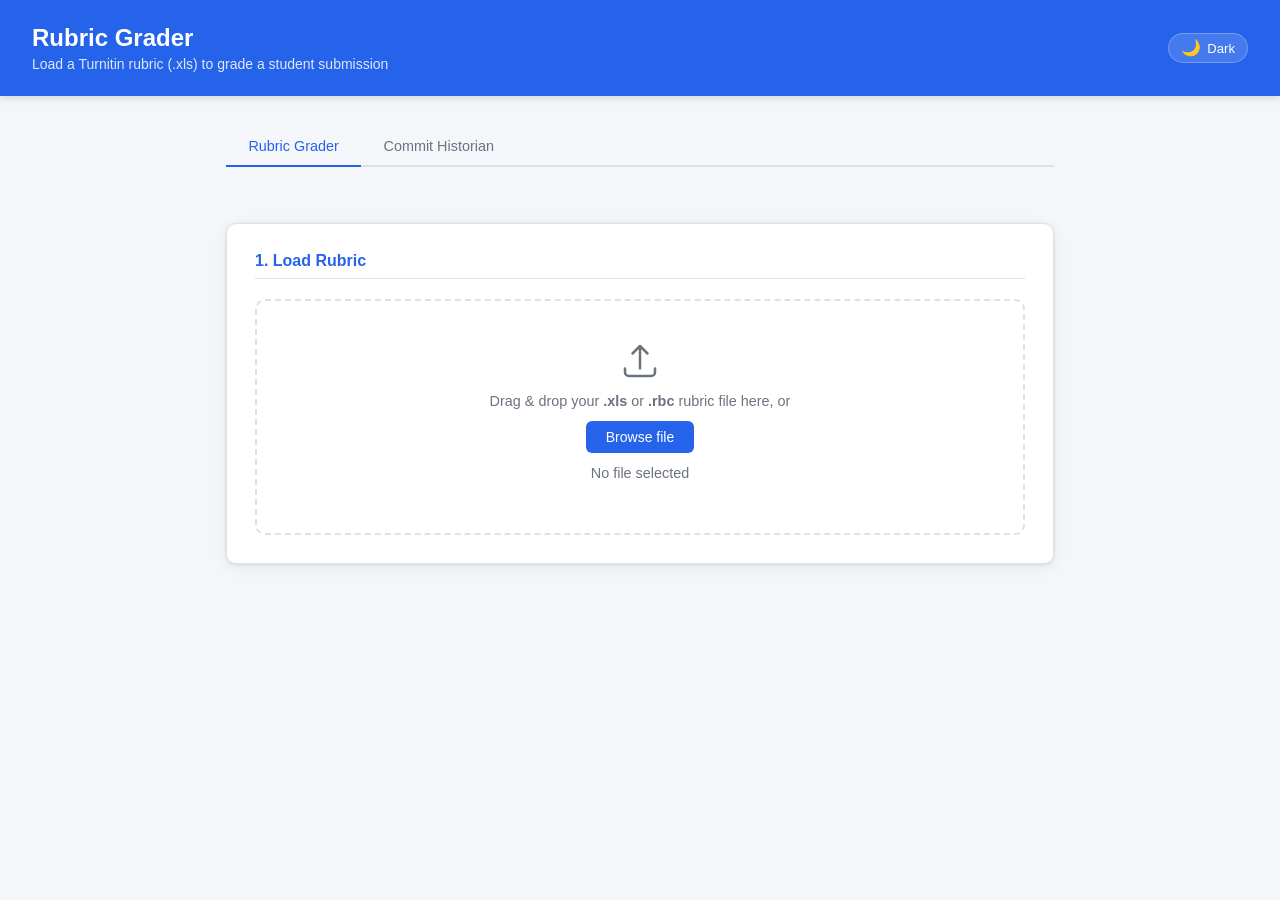
<file: index.html>
<!DOCTYPE html>
<html lang="en">
<head>
  <meta charset="UTF-8" />
  <meta name="viewport" content="width=device-width, initial-scale=1.0" />
  <title>Rubric Grader</title>
  <link rel="icon" type="image/svg+xml" href="[data-uri]" />
  <link rel="stylesheet" href="css/style.css" />
  <link href="https://fonts.googleapis.com/css2?family=Bitter:wght@400;600;800&family=DM+Mono:wght@400;500&display=swap" rel="stylesheet">
</head>
<body>

  <header>
    <div class="header-left">
      <h1>Rubric Grader</h1>
      <p class="subtitle" id="header-subtitle">Load a Turnitin rubric (.xls) to grade a student submission</p>
    </div>
    <button class="theme-toggle" id="theme-toggle" aria-label="Toggle dark mode">
      <span class="icon" id="theme-icon">🌙</span>
      <span id="theme-label">Dark</span>
    </button>
  </header>

  <main>

    <nav class="tab-nav" role="tablist">
      <button class="tab-btn active" id="tab-grader-btn" role="tab" aria-selected="true" aria-controls="tab-grader" onclick="switchTab('grader')">Rubric Grader</button>
      <button class="tab-btn" id="tab-historian-btn" role="tab" aria-selected="false" aria-controls="tab-historian" onclick="switchTab('historian')">Commit Historian</button>
    </nav>

    <!-- ── Tab: Rubric Grader ── -->
    <div id="tab-grader" class="tab-panel active" role="tabpanel">

    <!-- Step 1: Load rubric -->
    <section id="upload-section" class="card">
      <h2>1. Load Rubric</h2>
      <div class="upload-area" id="drop-zone">
        <svg xmlns="http://www.w3.org/2000/svg" viewBox="0 0 24 24" fill="none" stroke="currentColor" stroke-width="1.5"><path stroke-linecap="round" stroke-linejoin="round" d="M3 16.5v2.25A2.25 2.25 0 005.25 21h13.5A2.25 2.25 0 0021 18.75V16.5m-13.5-9L12 3m0 0l4.5 4.5M12 3v13.5"/></svg>
        <p>Drag &amp; drop your <strong>.xls</strong> or <strong>.rbc</strong> rubric file here, or</p>
        <label class="btn btn-primary" for="file-input">Browse file</label>
        <input type="file" id="file-input" accept=".xls,.xlsx,.rbc" />
        <p class="file-hint" id="file-name">No file selected</p>
        <p class="field-error hidden" id="file-error">Please select a .xls, .xlsx, or .rbc file</p>
      </div>
    </section>

    <!-- Step 2: Student info -->
    <section id="student-section" class="card hidden">
      <h2>2. Student Details</h2>
      <div class="student-fields">
        <div class="field-group">
          <label for="student-name">Student Name</label>
          <input type="text" id="student-name" placeholder="e.g. Jane Smith" />
        </div>
        <div class="field-group">
          <label for="student-id">Student ID</label>
          <input type="text" id="student-id" placeholder="e.g. S12345678" />
        </div>
        <div class="field-group">
          <label for="assessment-name">Assessment</label>
          <input type="text" id="assessment-name" placeholder="e.g. Assessment D" />
        </div>
        <div class="field-group">
          <label for="total-marks">Total marks <span class="field-hint">(score will be scaled to this)</span></label>
          <input type="number" id="total-marks" placeholder="e.g. 30" min="1" step="any" />
          <span class="field-error hidden" id="total-marks-error">Must be a number greater than 0</span>
        </div>
      </div>
    </section>

    <!-- Step 3: Grade criteria -->
    <section id="grading-section" class="card hidden">
      <h2>3. Grade Criteria</h2>
      <div id="rubric-info" class="rubric-meta"></div>
      <div id="criteria-list"></div>
    </section>

    <!-- Step 4: Result -->
    <section id="result-section" class="card hidden">
      <h2>4. Result</h2>

      <div class="score-display">
        <div class="score-circle">
          <span id="final-score">—</span>
          <span class="score-label" id="score-label">/ —</span>
        </div>
        <div class="score-meta">
          <p id="score-grade-label" class="grade-label"></p>
          <p id="score-percent" class="score-percent"></p>
        </div>
      </div>

      <div class="feedback-block">
        <div class="feedback-header">
          <h3>Feedback</h3>
          <button class="btn btn-secondary" id="copy-btn">Copy feedback</button>
        </div>
        <div id="feedback-output" class="feedback-output" contenteditable="false"></div>
      </div>

      <div class="result-actions">
        <button class="btn btn-outline" id="reset-btn">Grade another student</button>
        <button class="btn btn-outline" id="reload-btn">Load different rubric</button>
      </div>
    </section>

    </div><!-- /tab-grader -->

    <!-- ── Tab: Commit Historian ── -->
    <div id="tab-historian" class="tab-panel" role="tabpanel">
      <div class="tab-historian">
        <div class="ch-container">

          <div class="ch-header">
            <div class="ch-header-tag">◆ git log --stat --all</div>
            <h2>Commit Historian</h2>
            <p>Deep-dive into any public GitHub repository's commit history</p>
          </div>

          <div class="ch-input-row">
            <input id="ch-repoInput" type="text" placeholder="https://github.com/owner/repo" />
            <button id="ch-analyzeBtn" onclick="chAnalyze()">Analyze</button>
          </div>

          <div id="ch-status" class="ch-status hidden"><span id="ch-statusText"></span></div>
          <div id="ch-error" class="ch-error-box hidden"></div>

          <div id="ch-results" class="hidden">
            <div id="ch-repoHeader"></div>
            <div id="ch-statCards" class="ch-cards"></div>
            <div id="ch-overallSection"></div>
            <div id="ch-dayChartSection"></div>
            <div id="ch-contribSection"></div>
            <div id="ch-fileSection"></div>
            <div id="ch-timelineSection"></div>
            <p class="ch-footer-note">
              Data fetched via GitHub REST API · Additions &amp; deletions from per-commit stats
            </p>
          </div>

        </div>
      </div>
    </div><!-- /tab-historian -->

  </main>

  <!-- SheetJS for XLS parsing -->
  <script src="https://cdn.sheetjs.com/xlsx-0.20.3/package/dist/xlsx.full.min.js"></script>
  <script src="js/app.js"></script>

  <script>
  // ── Tab switching ──
  function switchTab(name) {
    document.querySelectorAll('.tab-panel').forEach(p => p.classList.remove('active'));
    document.querySelectorAll('.tab-btn').forEach(b => { b.classList.remove('active'); b.setAttribute('aria-selected','false'); });
    document.getElementById('tab-' + name).classList.add('active');
    const btn = document.getElementById('tab-' + name + '-btn');
    btn.classList.add('active');
    btn.setAttribute('aria-selected','true');
  }

  // ════════════════════════════════════════
  // COMMIT HISTORIAN
  // ════════════════════════════════════════

  function chParseRepo(input) {
    const t = input.trim().replace(/\/+$/, '').replace(/\.git$/, '');
    try {
      const u = new URL(t);
      if (u.hostname.includes('github.com')) {
        const p = u.pathname.split('/').filter(Boolean);
        if (p.length >= 2) return { owner: p[0], repo: p[1] };
      }
    } catch {}
    const p = t.split('/').filter(Boolean);
    if (p.length === 2) return { owner: p[0], repo: p[1] };
    return null;
  }

  async function chApiFetch(url) {
    const token = localStorage.getItem('gh_token');
    const headers = { Accept: 'application/vnd.github.v3+json' };
    if (token) headers['Authorization'] = `token ${token}`;
    let res;
    try { res = await fetch(url, { headers }); }
    catch (e) { throw new Error('Network error reaching GitHub API. If running inside Claude, download this HTML and open it locally.'); }
    if (res.status === 403) {
      const reset = res.headers.get('X-RateLimit-Reset');
      const t = reset ? new Date(parseInt(reset)*1000).toLocaleTimeString() : 'soon';
      throw new Error(`Rate limit exceeded (resets ${t}). Add a GitHub token: localStorage.setItem('gh_token','ghp_...')`);
    }
    if (res.status === 404) throw new Error('Repository not found — make sure it exists and is public.');
    if (!res.ok) throw new Error(`GitHub API returned ${res.status}`);
    return res.json();
  }

  async function chFetchAllCommits(owner, repo, onProgress) {
    let page = 1, all = [];
    while (true) {
      const data = await chApiFetch(`https://api.github.com/repos/${owner}/${repo}/commits?per_page=100&page=${page}`);
      if (!Array.isArray(data) || !data.length) break;
      all = all.concat(data);
      onProgress(all.length);
      if (data.length < 100) break;
      if (++page > 30) break;
    }
    return all;
  }

  async function chFetchDetail(owner, repo, sha) {
    try { return await chApiFetch(`https://api.github.com/repos/${owner}/${repo}/commits/${sha}`); }
    catch { return null; }
  }

  async function chFetchRepoInfo(owner, repo) {
    try { return await chApiFetch(`https://api.github.com/repos/${owner}/${repo}`); }
    catch { return null; }
  }

  const chFmtDate  = d => { try { return new Date(d).toLocaleDateString('en-AU',{year:'numeric',month:'short',day:'numeric',hour:'2-digit',minute:'2-digit'}); } catch { return d; } };
  const chFmtShort = d => { try { return new Date(d).toLocaleDateString('en-AU',{day:'numeric',month:'short',hour:'2-digit',minute:'2-digit'}); } catch { return d; } };
  const chDaysBetween = (a,b) => Math.round(Math.abs(new Date(b)-new Date(a))/864e5);

  function chHumanDur(days) {
    if (days < 1) return 'Same day';
    if (days < 30) return `${days} day${days>1?'s':''}`;
    if (days < 365) { const m=Math.floor(days/30),d=days%30; return `${m} month${m>1?'s':''}${d?`, ${d}d`:''}`; }
    const y=Math.floor(days/365),m=Math.floor((days%365)/30);
    return `${y} year${y>1?'s':''}${m?`, ${m}mo`:''}`;
  }

  function chClassify(a,d) {
    const t=a+d;
    if(t===0) return {label:'Empty',color:'#555',level:0};
    if(t<=10) return {label:'Tiny',color:'#6ee7b7',level:1};
    if(t<=50) return {label:'Small',color:'#34d399',level:2};
    if(t<=200) return {label:'Medium',color:'#fbbf24',level:3};
    if(t<=600) return {label:'Large',color:'#f97316',level:4};
    return {label:'Massive',color:'#ef4444',level:5};
  }

  function chCommitType(msg) {
    const m=msg.toLowerCase();
    if(m.includes('initial')||m.includes('init')||m.includes('first')) return {label:'Init',color:'#a78bfa'};
    if(m.includes('fix')||m.includes('bug')||m.includes('patch')) return {label:'Fix',color:'#f87171'};
    if(m.includes('feat')||m.includes('add')||m.includes('new')||m.includes('implement')) return {label:'Feature',color:'#34d399'};
    if(m.includes('refactor')||m.includes('clean')||m.includes('restructur')) return {label:'Refactor',color:'#60a5fa'};
    if(m.includes('doc')||m.includes('comment')||m.includes('readme')) return {label:'Docs',color:'#fbbf24'};
    if(m.includes('test')) return {label:'Test',color:'#c084fc'};
    if(m.includes('style')||m.includes('format')||m.includes('lint')) return {label:'Style',color:'#f472b6'};
    if(m.includes('merge')) return {label:'Merge',color:'#94a3b8'};
    if(m.includes('delete')||m.includes('remove')) return {label:'Remove',color:'#f97316'};
    if(m.includes('upload')) return {label:'Upload',color:'#7dd3fc'};
    if(m.includes('update')) return {label:'Update',color:'#7dd3fc'};
    return {label:'Commit',color:'#7dd3fc'};
  }

  function chBadge(text, color, outline) {
    const bg = outline ? 'transparent' : `${color}18`;
    const bdr = outline ? `${color}50` : `${color}25`;
    return `<span class="ch-badge" style="background:${bg};color:${color};border:1px solid ${bdr}">${text}</span>`;
  }

  function chChangeBarHTML(add, del, wide) {
    const t = add+del, cls = wide?'wide':'';
    if (t===0) return `<span class="ch-no-changes">no changes</span>`;
    const ncls = wide ? 'ch-cb-num wide' : 'ch-cb-num';
    if (del===0) return `<div class="ch-change-bar"><div class="ch-change-bar-track ${cls}"><div class="ch-change-bar-only-add"></div></div><span class="${ncls} ch-cb-add">+${add.toLocaleString()}</span><span class="${ncls} ch-cb-zero">-0</span></div>`;
    const pct = (add/t)*100;
    return `<div class="ch-change-bar"><div class="ch-change-bar-track ${cls}"><div class="ch-change-bar-add" style="width:${pct}%"></div><div class="ch-change-bar-del"></div></div><span class="${ncls} ch-cb-add">+${add.toLocaleString()}</span><span class="${ncls} ch-cb-del">-${del.toLocaleString()}</span></div>`;
  }

  function chShow(id) { document.getElementById(id).classList.remove('hidden'); }
  function chHide(id) { document.getElementById(id).classList.add('hidden'); }
  function chSetStatus(msg) { document.getElementById('ch-statusText').textContent = msg; chShow('ch-status'); }
  function chClearStatus() { chHide('ch-status'); }
  function chShowError(msg) { const el = document.getElementById('ch-error'); el.textContent = msg; chShow('ch-error'); }

  async function chAnalyze() {
    const input = document.getElementById('ch-repoInput').value;
    const parsed = chParseRepo(input);
    if (!parsed) { chShowError('Invalid input — use https://github.com/owner/repo or owner/repo'); return; }
    const { owner, repo } = parsed;

    const btn = document.getElementById('ch-analyzeBtn');
    btn.disabled = true; btn.textContent = 'Analyzing…';
    chHide('ch-error'); chHide('ch-results');

    try {
      chSetStatus('Fetching repository info…');
      const repoInfo = await chFetchRepoInfo(owner, repo);

      chSetStatus('Fetching commits…');
      const commits = await chFetchAllCommits(owner, repo, n => chSetStatus(`Fetched ${n} commits…`));
      if (!commits.length) throw new Error('No commits found.');

      const toFetch = commits.slice(0, 150);
      const detailMap = {};
      const batch = 6;
      for (let i = 0; i < toFetch.length; i += batch) {
        chSetStatus(`Fetching commit details… ${Math.min(i+batch, toFetch.length)}/${toFetch.length}`);
        const chunk = toFetch.slice(i, i+batch);
        const results = await Promise.all(chunk.map(c => chFetchDetail(owner, repo, c.sha)));
        results.filter(Boolean).forEach(d => {
          if (d.stats) detailMap[d.sha] = {
            additions: d.stats.additions||0,
            deletions: d.stats.deletions||0,
            files: (d.files||[]).map(f => ({ file: f.filename, additions: f.additions||0, deletions: f.deletions||0 })),
          };
        });
      }

      chClearStatus();
      chRenderResults(owner, repo, repoInfo, commits, detailMap);
      chShow('ch-results');

    } catch (e) {
      chClearStatus();
      chShowError(e.message);
    } finally {
      btn.disabled = false; btn.textContent = 'Analyze';
    }
  }

  function chCardHTML(icon, label, value, sub, cls) {
    return `<div class="ch-card ch-fade-up">
      <div class="ch-card-icon">${icon}</div>
      <div class="ch-card-label">${label}</div>
      <div class="ch-card-value ${cls||''}">${value}</div>
      ${sub ? `<div class="ch-card-sub">${sub}</div>` : ''}
    </div>`;
  }

  function chRenderResults(owner, repo, info, commits, dm) {
    const firstDate = commits[commits.length-1].commit.author.date;
    const lastDate  = commits[0].commit.author.date;
    const devDays   = chDaysBetween(firstDate, lastDate);
    const diffHours = Math.round((new Date(lastDate)-new Date(firstDate))/36e5*10)/10;
    const devStr    = devDays > 0 ? chHumanDur(devDays) : (diffHours > 0 ? `${diffHours} hours` : 'Single session');
    const devSub    = devDays > 0 ? `${devDays} days` : `${diffHours}h active`;

    const authorMap = {};
    commits.forEach(c => { const n = c.commit.author.name||'Unknown'; authorMap[n] = (authorMap[n]||0)+1; });
    const authors = Object.entries(authorMap).sort((a,b) => b[1]-a[1]);

    let tAdd=0, tDel=0;
    Object.values(dm).forEach(d => { tAdd+=d.additions; tDel+=d.deletions; });
    const net   = tAdd-tDel;
    const ratio = tDel > 0 ? (tAdd/tDel).toFixed(1) : '∞';

    const dayMap = {};
    commits.forEach(c => { const day = new Date(c.commit.author.date).toLocaleDateString('en-AU',{day:'numeric',month:'short'}); dayMap[day]=(dayMap[day]||0)+1; });
    const dayEntries = Object.entries(dayMap).reverse();

    const fileAdds = {};
    Object.values(dm).forEach(d => d.files.forEach(f => { fileAdds[f.file]=(fileAdds[f.file]||0)+f.additions; }));
    const fileSorted = Object.entries(fileAdds).sort((a,b) => b[1]-a[1]).slice(0, 20);

    // Repo header
    const lang  = info?.language || '';
    const stars = info?.stargazers_count || 0;
    const forks = info?.forks_count || 0;
    const desc  = info?.description || '';
    document.getElementById('ch-repoHeader').innerHTML = `
      <div class="ch-fade-up" style="margin-bottom:28px">
        <div class="ch-repo-title"><span class="owner">${owner}</span><span class="sep"> / </span>${repo}</div>
        ${desc ? `<p class="ch-repo-desc">${desc}</p>` : ''}
        <div class="ch-repo-meta">
          ${lang  ? `<span>⬤ ${lang}</span>` : ''}
          ${stars ? `<span>★ ${stars.toLocaleString()}</span>` : ''}
          ${forks ? `<span>⑂ ${forks.toLocaleString()}</span>` : ''}
          <span>📄 ${info?.size ? Math.round(info.size/1024)+'MB' : ''}</span>
        </div>
      </div>`;

    // Stat cards
    const perWeek = devDays > 0 ? (commits.length / Math.max(1, Math.ceil(devDays/7))).toFixed(1) : commits.length;
    document.getElementById('ch-statCards').innerHTML = [
      chCardHTML('📅','First Commit', chFmtDate(firstDate)),
      chCardHTML('🏁','Last Commit',  chFmtDate(lastDate)),
      chCardHTML('⏱','Dev Period',    devStr, devSub),
      chCardHTML('📝','Total Commits', commits.length.toLocaleString(), `~${perWeek}/week`),
      chCardHTML('➕','Lines Added',   `+${tAdd.toLocaleString()}`, `across ≤${Object.keys(dm).length} commits`, 'green'),
      chCardHTML('➖','Lines Removed', `-${tDel.toLocaleString()}`, '', tDel>0?'red':''),
      chCardHTML('📊','Net Lines',     `${net>=0?'+':''}${net.toLocaleString()}`, `Add/Del ratio: ${ratio}:1`, 'purple'),
      chCardHTML('👤','Contributors',  authors.length, authors[0]?.[0]||''),
    ].join('');

    // Overall bar
    const addPct = tAdd+tDel > 0 ? ((tAdd/(tAdd+tDel))*100).toFixed(1) : 100;
    const delPct = tAdd+tDel > 0 ? ((tDel/(tAdd+tDel))*100).toFixed(1) : 0;
    document.getElementById('ch-overallSection').innerHTML = `
      <div class="ch-section ch-fade-up ch-fade-up-1">
        <div class="ch-section-title">Overall Additions vs Deletions</div>
        ${chChangeBarHTML(tAdd, tDel, true)}
        <div class="ch-overall-pct">
          <span>${addPct}% additions</span><span>${delPct}% deletions</span>
        </div>
      </div>`;

    // Day chart
    if (dayEntries.length > 1) {
      const maxDay = Math.max(...dayEntries.map(e=>e[1]));
      document.getElementById('ch-dayChartSection').innerHTML = `
        <div class="ch-section ch-fade-up ch-fade-up-2">
          <div class="ch-section-title">Commits Per Day</div>
          <div class="ch-day-chart">
            ${dayEntries.map(([day,count]) => `
              <div class="ch-day-col">
                <span class="ch-day-count">${count}</span>
                <div class="ch-day-bar" style="height:${(count/maxDay)*55+8}px"></div>
                <span class="ch-day-label">${day}</span>
              </div>`).join('')}
          </div>
        </div>`;
    } else {
      document.getElementById('ch-dayChartSection').innerHTML = '';
    }

    // Contributors
    const maxC = authors[0]?.[1]||1;
    document.getElementById('ch-contribSection').innerHTML = `
      <div class="ch-section ch-fade-up ch-fade-up-3">
        <div class="ch-section-title">Contributors</div>
        ${authors.slice(0,15).map(([name,count],i) => {
          const hue = 160 - i*18;
          return `<div class="ch-contrib-row">
            <div class="ch-contrib-avatar" style="background:hsl(${hue},50%,40%)">${name[0].toUpperCase()}</div>
            <span class="ch-contrib-name">${name}</span>
            <div class="ch-contrib-bar"><div class="ch-contrib-fill" style="width:${(count/maxC)*100}%;background:linear-gradient(90deg,hsl(${hue},60%,45%),hsl(${hue},60%,55%))"></div></div>
            <span class="ch-contrib-count">${count} commit${count>1?'s':''}</span>
          </div>`;
        }).join('')}
      </div>`;

    // File breakdown
    if (fileSorted.length) {
      const maxF = fileSorted[0][1]||1;
      document.getElementById('ch-fileSection').innerHTML = `
        <div class="ch-section ch-fade-up ch-fade-up-4">
          <div class="ch-section-title">Files by Lines Added (top ${fileSorted.length})</div>
          ${fileSorted.map(([file,lines]) => `
            <div class="ch-file-row">
              <span class="ch-file-name">${file}</span>
              <div class="ch-file-bar"><div class="ch-file-fill" style="width:${(lines/maxF)*100}%"></div></div>
              <span class="ch-file-num">+${lines.toLocaleString()}</span>
            </div>`).join('')}
        </div>`;
    }

    // Timeline
    const enriched = commits.map(c => {
      const d = dm[c.sha];
      return {
        sha:       c.sha,
        author:    c.commit.author.name||'Unknown',
        date:      c.commit.author.date,
        message:   c.commit.message.split('\n')[0],
        additions: d?.additions||0,
        deletions: d?.deletions||0,
        files:     d?.files||[],
        hasDetail: !!d,
      };
    });

    const PAGE = 30;
    let tlPage = 0;
    const totalPages = Math.ceil(enriched.length / PAGE);

    function renderTimeline() {
      const start = tlPage * PAGE, end = start + PAGE;
      const slice = enriched.slice(start, end);
      const total = enriched.length;

      let html = `<div class="ch-section ch-fade-up ch-fade-up-5">
        <div class="ch-section-title">Commit Timeline (${enriched.length} commits) — click to expand</div>`;

      slice.forEach((c, localIdx) => {
        const globalIdx = start + localIdx;
        const isFirst   = globalIdx === total-1;
        const isLast    = globalIdx === 0;
        const sig       = chClassify(c.additions, c.deletions);
        const type      = chCommitType(c.message);
        const dotColor  = isFirst ? '#a78bfa' : isLast ? '#34d399' : sig.color;
        const id        = `ch-tl-${c.sha.slice(0,8)}`;

        html += `
        <div class="ch-timeline-entry">
          <div class="ch-timeline-stem">
            <div class="ch-timeline-dot" style="background:${dotColor};border:2px solid ${dotColor}40;box-shadow:0 0 12px ${dotColor}30"></div>
            ${localIdx < slice.length-1 ? '<div class="ch-timeline-line"></div>' : ''}
          </div>
          <div class="ch-timeline-body" id="${id}" onclick="chToggleTimeline('${id}')">
            <div class="ch-timeline-top">
              <div class="ch-timeline-info">
                <div class="ch-timeline-badges">
                  ${chBadge(type.label, type.color)}
                  ${chBadge(sig.label, sig.color, true)}
                  ${isFirst ? chBadge('FIRST COMMIT','#a78bfa') : ''}
                  ${isLast  ? chBadge('LATEST','#34d399') : ''}
                </div>
                <div class="ch-timeline-msg">${c.message}</div>
                <div class="ch-timeline-meta">
                  <span>${c.author}</span>
                  <span>${chFmtShort(c.date)}</span>
                  <span class="sha"><a href="https://github.com/${owner}/${repo}/commit/${c.sha}" target="_blank">${c.sha.slice(0,7)}</a></span>
                </div>
              </div>
              <div class="ch-timeline-changes">
                ${c.hasDetail ? chChangeBarHTML(c.additions, c.deletions) : '<span class="ch-no-changes">—</span>'}
              </div>
            </div>
            <div class="ch-timeline-files hidden" id="${id}-files">
              <div class="ch-timeline-files-title">${c.files.length} file${c.files.length!==1?'s':''} changed</div>
              ${c.files.map(f => `
                <div class="ch-file-row">
                  <span class="ch-file-name">${f.file}</span>
                  <div class="ch-file-bar" style="flex:1">${chChangeBarHTML(f.additions, f.deletions)}</div>
                </div>`).join('')}
            </div>
          </div>
        </div>`;
      });

      if (totalPages > 1) {
        html += `<div class="ch-pagination">
          <button onclick="event.stopPropagation();chTlPage(${tlPage-1})" ${tlPage===0?'disabled':''}>← Prev</button>
          <span>${tlPage+1} / ${totalPages}</span>
          <button onclick="event.stopPropagation();chTlPage(${tlPage+1})" ${tlPage>=totalPages-1?'disabled':''}>Next →</button>
        </div>`;
      }

      html += `</div>`;
      document.getElementById('ch-timelineSection').innerHTML = html;
    }

    window.chTlPage = function(p) { tlPage = Math.max(0, Math.min(totalPages-1, p)); renderTimeline(); };
    renderTimeline();
  }

  window.chToggleTimeline = function(id) {
    const body  = document.getElementById(id);
    const files = document.getElementById(id+'-files');
    if (!files) return;
    const expanded = body.classList.toggle('expanded');
    files.classList.toggle('hidden', !expanded);
  };

  document.getElementById('ch-repoInput').addEventListener('keydown', e => {
    if (e.key === 'Enter') chAnalyze();
  });
  </script>
</body>
</html>
</file>
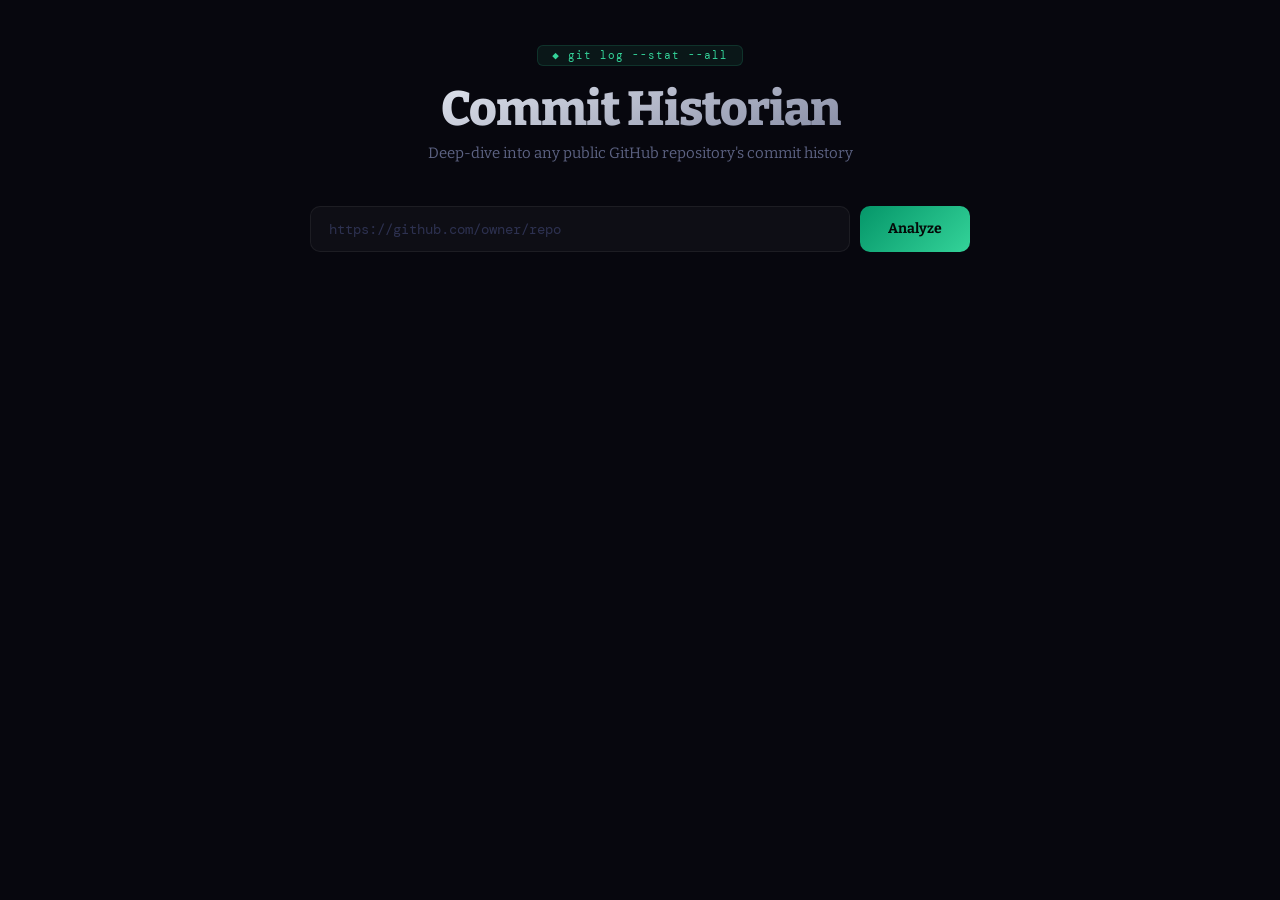
<file: commit-historian.html>
<!DOCTYPE html>
<html lang="en">
<head>
<meta charset="UTF-8">
<meta name="viewport" content="width=device-width, initial-scale=1.0">
<title>Commit Historian</title>
<link href="https://fonts.googleapis.com/css2?family=Bitter:wght@400;600;800&family=DM+Mono:wght@400;500&display=swap" rel="stylesheet">
<style>
  :root {
    --bg: #07070e;
    --surface: rgba(255,255,255,0.025);
    --border: rgba(255,255,255,0.06);
    --text: #dde1ed;
    --dim: #5c6282;
    --muted: #4a5068;
    --faint: #2a2e42;
    --accent: #34d399;
    --accent2: #059669;
    --red: #f87171;
    --red2: #dc2626;
    --purple: #a78bfa;
    --yellow: #fbbf24;
    --orange: #f97316;
    --blue: #60a5fa;
    --sky: #7dd3fc;
    --pink: #f472b6;
    --mono: 'DM Mono', 'Menlo', 'Consolas', monospace;
    --serif: 'Bitter', Georgia, serif;
  }
  *, *::before, *::after { box-sizing: border-box; margin: 0; padding: 0; }
  body { background: var(--bg); color: var(--text); font-family: var(--serif); min-height: 100vh; }
  ::placeholder { color: #2d3150; }
  a { color: var(--yellow); text-decoration: none; }
  a:hover { text-decoration: underline; }

  @keyframes fadeUp { from { opacity:0; transform:translateY(20px) } to { opacity:1; transform:translateY(0) } }
  @keyframes pulse { 0%,100% { opacity:.5 } 50% { opacity:1 } }
  @keyframes barGrow { from { transform: scaleX(0) } to { transform: scaleX(1) } }
  .fade-up { animation: fadeUp .5s ease both; }
  .fade-up-1 { animation-delay: .05s; }
  .fade-up-2 { animation-delay: .1s; }
  .fade-up-3 { animation-delay: .15s; }
  .fade-up-4 { animation-delay: .2s; }
  .fade-up-5 { animation-delay: .25s; }

  .container { max-width: 980px; margin: 0 auto; padding: 44px 16px 80px; }

  /* ── Header ── */
  .header { text-align: center; margin-bottom: 44px; }
  .header-tag {
    display: inline-block; padding: 4px 14px; border-radius: 6px;
    background: rgba(52,211,153,0.08); border: 1px solid rgba(52,211,153,0.15);
    font: 11px/1 var(--mono); color: var(--accent); letter-spacing: 1px; margin-bottom: 14px;
  }
  .header h1 {
    font-size: clamp(28px, 5vw, 48px); font-weight: 800; letter-spacing: -1px;
    background: linear-gradient(160deg, #e8ecf4 20%, #5a6080 100%);
    -webkit-background-clip: text; -webkit-text-fill-color: transparent; margin-bottom: 6px;
  }
  .header p { color: var(--dim); font-size: 15px; }

  /* ── Input ── */
  .input-row { display: flex; gap: 10px; max-width: 660px; margin: 0 auto 44px; flex-wrap: wrap; }
  .input-row input {
    flex: 1; min-width: 220px; padding: 13px 18px;
    background: rgba(255,255,255,0.03); border: 1px solid var(--border);
    border-radius: 10px; color: var(--text); font: 14px/1 var(--mono); outline: none;
    transition: border-color .2s;
  }
  .input-row input:focus { border-color: rgba(52,211,153,0.35); }
  .input-row button {
    padding: 13px 28px; border-radius: 10px; border: none;
    background: linear-gradient(135deg, var(--accent2), var(--accent));
    color: #050a08; font: 700 14px/1 var(--serif); cursor: pointer;
    transition: opacity .2s;
  }
  .input-row button:disabled { background: #161622; color: var(--dim); cursor: wait; opacity: .5; }

  /* ── Status / Error ── */
  .status {
    text-align: center; margin-bottom: 24px; animation: pulse 1.5s infinite;
    font: 13px/1 var(--mono); color: var(--accent);
  }
  .status span {
    display: inline-block; padding: 10px 20px; border-radius: 8px;
    background: rgba(52,211,153,0.05); border: 1px solid rgba(52,211,153,0.1);
  }
  .error-box {
    max-width: 660px; margin: 0 auto 24px; padding: 14px 18px;
    background: rgba(239,68,68,0.06); border-radius: 10px;
    border: 1px solid rgba(239,68,68,0.15); color: var(--red);
    font: 13px/1.5 var(--mono); word-break: break-word;
  }

  /* ── Repo Title ── */
  .repo-title { margin-bottom: 6px; font-size: 34px; font-weight: 800; letter-spacing: -1px; }
  .repo-title .owner { color: var(--accent); }
  .repo-title .sep { color: var(--faint); }
  .repo-meta { display: flex; gap: 14px; flex-wrap: wrap; font: 12px/1 var(--mono); color: var(--muted); margin-bottom: 28px; }

  /* ── Cards ── */
  .cards { display: flex; gap: 14px; flex-wrap: wrap; margin-bottom: 28px; }
  .card {
    background: linear-gradient(165deg, rgba(255,255,255,0.035), rgba(255,255,255,0.008));
    border: 1px solid var(--border); border-radius: 16px;
    padding: 20px 22px; flex: 1 1 170px; position: relative; overflow: hidden;
  }
  .card-icon { position: absolute; top: 8px; right: 12px; font-size: 36px; opacity: .07; }
  .card-label { font: 10px/1 var(--mono); color: var(--dim); letter-spacing: 1.8px; text-transform: uppercase; margin-bottom: 8px; }
  .card-value { font-size: 24px; font-weight: 800; color: #e8ecf4; letter-spacing: -0.5px; line-height: 1.1; }
  .card-value.green { color: var(--accent); }
  .card-value.red { color: var(--red); }
  .card-value.purple { color: var(--purple); }
  .card-sub { font-size: 11px; color: var(--muted); margin-top: 6px; }

  /* ── Sections ── */
  .section {
    background: var(--surface); border: 1px solid var(--border);
    border-radius: 16px; padding: 24px; margin-bottom: 28px;
  }
  .section-title {
    font: 10px/1 var(--mono); color: var(--dim); letter-spacing: 1.8px;
    text-transform: uppercase; margin-bottom: 14px;
  }

  /* ── Change bar ── */
  .change-bar { display: flex; align-items: center; gap: 8px; width: 100%; }
  .change-bar-track { flex: 1; height: 6px; border-radius: 4px; background: #0f1020; overflow: hidden; display: flex; }
  .change-bar-track.wide { height: 8px; }
  .change-bar-add { background: linear-gradient(90deg, var(--accent2), var(--accent)); height: 100%; border-radius: 4px 0 0 4px; transition: width .4s; transform-origin: left; animation: barGrow .6s ease both; }
  .change-bar-del { background: linear-gradient(90deg, var(--red), var(--red2)); height: 100%; flex: 1; border-radius: 0 4px 4px 0; }
  .change-bar-only-add { background: linear-gradient(90deg, var(--accent2), var(--accent)); height: 100%; width: 100%; border-radius: 4px; transform-origin: left; animation: barGrow .6s ease both; }
  .cb-num { font: 11px/1 var(--mono); min-width: 40px; text-align: right; }
  .cb-num.wide { font-size: 12px; min-width: 50px; }
  .cb-add { color: var(--accent); }
  .cb-del { color: var(--red); }
  .cb-zero { color: #444; }

  /* ── Contributor bar ── */
  .contrib-row { display: flex; align-items: center; gap: 12px; margin-bottom: 8px; }
  .contrib-avatar {
    width: 32px; height: 32px; border-radius: 50%;
    display: flex; align-items: center; justify-content: center;
    font: 700 14px/1 var(--serif); color: #fff;
  }
  .contrib-name { font: 600 14px/1 var(--serif); color: var(--text); min-width: 120px; max-width: 200px; overflow: hidden; text-overflow: ellipsis; white-space: nowrap; }
  .contrib-bar { flex: 1; height: 8px; border-radius: 4px; background: #0f1020; overflow: hidden; }
  .contrib-fill { height: 100%; border-radius: 4px; transform-origin: left; animation: barGrow .8s ease both; }
  .contrib-count { font: 600 13px/1 var(--mono); color: #7a80a0; min-width: 70px; text-align: right; }

  /* ── File bars ── */
  .file-row { display: flex; align-items: center; gap: 10px; margin-bottom: 6px; }
  .file-name { font: 12px/1 var(--mono); color: #8b90b0; min-width: 180px; max-width: 260px; overflow: hidden; text-overflow: ellipsis; white-space: nowrap; }
  .file-bar { flex: 1; height: 6px; border-radius: 3px; background: #0f1020; overflow: hidden; }
  .file-fill { height: 100%; border-radius: 3px; background: linear-gradient(90deg, var(--accent2), var(--accent)); transform-origin: left; animation: barGrow .6s ease both; }
  .file-num { font: 11px/1 var(--mono); color: var(--accent); min-width: 40px; text-align: right; }

  /* ── Day chart ── */
  .day-chart { display: flex; gap: 10px; align-items: flex-end; min-height: 90px; }
  .day-col { flex: 1; display: flex; flex-direction: column; align-items: center; gap: 6px; }
  .day-count { font: 700 13px/1 var(--mono); color: var(--accent); }
  .day-bar { width: 100%; max-width: 56px; border-radius: 6px 6px 0 0; background: linear-gradient(180deg, var(--accent), var(--accent2)); opacity: .8; min-height: 8px; }
  .day-label { font: 10px/1 var(--mono); color: var(--muted); }

  /* ── Timeline ── */
  .timeline-entry { display: flex; gap: 20px; position: relative; }
  .timeline-stem { display: flex; flex-direction: column; align-items: center; width: 24px; flex-shrink: 0; }
  .timeline-dot { width: 14px; height: 14px; border-radius: 50%; z-index: 1; flex-shrink: 0; }
  .timeline-line { width: 2px; flex: 1; background: rgba(255,255,255,0.06); margin-top: 4px; }
  .timeline-body { flex: 1; margin-bottom: 20px; cursor: pointer; border-radius: 14px; padding: 4px 0; transition: all .2s; }
  .timeline-body.expanded { background: rgba(255,255,255,0.03); border: 1px solid rgba(255,255,255,0.08); padding: 18px; }
  .timeline-top { display: flex; align-items: flex-start; justify-content: space-between; gap: 12px; flex-wrap: wrap; }
  .timeline-info { flex: 1; min-width: 200px; }
  .timeline-changes { min-width: 190px; max-width: 280px; }
  .timeline-badges { display: flex; align-items: center; gap: 8px; margin-bottom: 6px; flex-wrap: wrap; }
  .timeline-msg { font: 600 14px/1.4 var(--serif); color: var(--text); margin-bottom: 4px; }
  .timeline-meta { font: 11px/1 var(--mono); color: var(--muted); display: flex; gap: 12px; flex-wrap: wrap; }
  .timeline-meta .sha { color: var(--faint); }
  .timeline-files { margin-top: 16px; border-top: 1px solid rgba(255,255,255,0.06); padding-top: 14px; }
  .timeline-files-title { font: 10px/1 var(--mono); color: var(--dim); letter-spacing: 1.5px; text-transform: uppercase; margin-bottom: 10px; }

  /* ── Badge ── */
  .badge {
    display: inline-block; padding: 3px 10px; border-radius: 6px;
    font: 700 10px/1 var(--mono); letter-spacing: .5px;
  }

  /* ── Pagination ── */
  .pagination { display: flex; justify-content: center; align-items: center; gap: 12px; margin-top: 16px; }
  .pagination button {
    padding: 6px 14px; border-radius: 6px; border: 1px solid var(--border);
    background: var(--surface); color: #94a3b8; font: 13px/1 var(--serif); cursor: pointer;
  }
  .pagination button:disabled { color: #222; cursor: default; }
  .pagination span { font: 12px/1 var(--mono); color: var(--dim); }

  /* ── Hidden ── */
  .hidden { display: none !important; }

  /* ── Responsive ── */
  @media (max-width: 600px) {
    .cards { gap: 10px; }
    .card { padding: 14px 16px; flex: 1 1 140px; }
    .card-value { font-size: 20px; }
    .timeline-changes { min-width: 150px; }
    .file-name { min-width: 100px; max-width: 140px; }
    .contrib-name { min-width: 80px; }
  }
</style>
</head>
<body>

<div class="container">
  <!-- Header -->
  <div class="header">
    <div class="header-tag">◆ git log --stat --all</div>
    <h1>Commit Historian</h1>
    <p>Deep-dive into any public GitHub repository's commit history</p>
  </div>

  <!-- Input -->
  <div class="input-row">
    <input id="repoInput" type="text" placeholder="https://github.com/owner/repo" />
    <button id="analyzeBtn" onclick="analyze()">Analyze</button>
  </div>

  <!-- Status -->
  <div id="status" class="status hidden"><span id="statusText"></span></div>
  <div id="error" class="error-box hidden"></div>

  <!-- Results -->
  <div id="results" class="hidden">
    <div id="repoHeader"></div>
    <div id="statCards" class="cards"></div>
    <div id="overallSection"></div>
    <div id="dayChartSection"></div>
    <div id="contribSection"></div>
    <div id="fileSection"></div>
    <div id="timelineSection"></div>
    <p style="text-align:center;margin-top:24px;font:10px/1 var(--mono);color:#2a2e42;">
      Data fetched via GitHub REST API · Additions &amp; deletions from per-commit stats
    </p>
  </div>
</div>

<script>
// ═══════════════════════════════════════
// GITHUB API FETCHER
// ═══════════════════════════════════════

function parseRepo(input) {
  const t = input.trim().replace(/\/+$/, '').replace(/\.git$/, '');
  try {
    const u = new URL(t);
    if (u.hostname.includes('github.com')) {
      const p = u.pathname.split('/').filter(Boolean);
      if (p.length >= 2) return { owner: p[0], repo: p[1] };
    }
  } catch {}
  const p = t.split('/').filter(Boolean);
  if (p.length === 2) return { owner: p[0], repo: p[1] };
  return null;
}

async function apiFetch(url) {
  const token = localStorage.getItem('gh_token');
  const headers = { Accept: 'application/vnd.github.v3+json' };
  if (token) headers['Authorization'] = `token ${token}`;
  let res;
  try { res = await fetch(url, { headers }); }
  catch (e) { throw new Error('Network error reaching GitHub API. If running inside Claude, download this HTML and open it locally.'); }
  if (res.status === 403) {
    const reset = res.headers.get('X-RateLimit-Reset');
    const t = reset ? new Date(parseInt(reset)*1000).toLocaleTimeString() : 'soon';
    throw new Error(`Rate limit exceeded (resets ${t}). Add a GitHub token: localStorage.setItem('gh_token','ghp_...')`);
  }
  if (res.status === 404) throw new Error('Repository not found — make sure it exists and is public.');
  if (!res.ok) throw new Error(`GitHub API returned ${res.status}`);
  return res.json();
}

async function fetchAllCommits(owner, repo, onProgress) {
  let page = 1, all = [];
  while (true) {
    const data = await apiFetch(`https://api.github.com/repos/${owner}/${repo}/commits?per_page=100&page=${page}`);
    if (!Array.isArray(data) || !data.length) break;
    all = all.concat(data);
    onProgress(all.length);
    if (data.length < 100) break;
    if (++page > 30) break;
  }
  return all;
}

async function fetchDetail(owner, repo, sha) {
  try { return await apiFetch(`https://api.github.com/repos/${owner}/${repo}/commits/${sha}`); }
  catch { return null; }
}

async function fetchRepoInfo(owner, repo) {
  try { return await apiFetch(`https://api.github.com/repos/${owner}/${repo}`); }
  catch { return null; }
}

// ═══════════════════════════════════════
// HELPERS
// ═══════════════════════════════════════

const fmtDate = d => { try { return new Date(d).toLocaleDateString('en-AU',{year:'numeric',month:'short',day:'numeric',hour:'2-digit',minute:'2-digit'}); } catch { return d; } };
const fmtShort = d => { try { return new Date(d).toLocaleDateString('en-AU',{day:'numeric',month:'short',hour:'2-digit',minute:'2-digit'}); } catch { return d; } };
const daysBetween = (a,b) => Math.round(Math.abs(new Date(b)-new Date(a))/864e5);

function humanDur(days) {
  if (days < 1) return 'Same day';
  if (days < 30) return `${days} day${days>1?'s':''}`;
  if (days < 365) { const m=Math.floor(days/30),d=days%30; return `${m} month${m>1?'s':''}${d?`, ${d}d`:''}`; }
  const y=Math.floor(days/365),m=Math.floor((days%365)/30);
  return `${y} year${y>1?'s':''}${m?`, ${m}mo`:''}`;
}

function classify(a,d) {
  const t=a+d;
  if(t===0) return {label:'Empty',color:'#555',level:0};
  if(t<=10) return {label:'Tiny',color:'#6ee7b7',level:1};
  if(t<=50) return {label:'Small',color:'#34d399',level:2};
  if(t<=200) return {label:'Medium',color:'#fbbf24',level:3};
  if(t<=600) return {label:'Large',color:'#f97316',level:4};
  return {label:'Massive',color:'#ef4444',level:5};
}

function commitType(msg) {
  const m=msg.toLowerCase();
  if(m.includes('initial')||m.includes('init')||m.includes('first')) return {label:'Init',color:'var(--purple)'};
  if(m.includes('fix')||m.includes('bug')||m.includes('patch')) return {label:'Fix',color:'var(--red)'};
  if(m.includes('feat')||m.includes('add')||m.includes('new')||m.includes('implement')) return {label:'Feature',color:'var(--accent)'};
  if(m.includes('refactor')||m.includes('clean')||m.includes('restructur')) return {label:'Refactor',color:'var(--blue)'};
  if(m.includes('doc')||m.includes('comment')||m.includes('readme')) return {label:'Docs',color:'var(--yellow)'};
  if(m.includes('test')) return {label:'Test',color:'#c084fc'};
  if(m.includes('style')||m.includes('format')||m.includes('lint')) return {label:'Style',color:'var(--pink)'};
  if(m.includes('merge')) return {label:'Merge',color:'#94a3b8'};
  if(m.includes('delete')||m.includes('remove')) return {label:'Remove',color:'var(--orange)'};
  if(m.includes('upload')) return {label:'Upload',color:'var(--sky)'};
  if(m.includes('update')) return {label:'Update',color:'var(--sky)'};
  return {label:'Commit',color:'var(--sky)'};
}

function badge(text, color, outline) {
  const bg = outline ? 'transparent' : `${color}18`;
  const bdr = outline ? `${color}50` : `${color}25`;
  return `<span class="badge" style="background:${bg};color:${color};border:1px solid ${bdr}">${text}</span>`;
}

function changeBarHTML(add, del, wide) {
  const t = add+del, cls = wide?'wide':'';
  if (t===0) return `<span style="color:#333;font-size:11px">no changes</span>`;
  const ncls = wide ? 'cb-num wide' : 'cb-num';
  if (del===0) return `<div class="change-bar"><div class="change-bar-track ${cls}"><div class="change-bar-only-add"></div></div><span class="${ncls} cb-add">+${add.toLocaleString()}</span><span class="${ncls} cb-zero">-0</span></div>`;
  const pct = (add/t)*100;
  return `<div class="change-bar"><div class="change-bar-track ${cls}"><div class="change-bar-add" style="width:${pct}%"></div><div class="change-bar-del"></div></div><span class="${ncls} cb-add">+${add.toLocaleString()}</span><span class="${ncls} cb-del">-${del.toLocaleString()}</span></div>`;
}

function show(id) { document.getElementById(id).classList.remove('hidden'); }
function hide(id) { document.getElementById(id).classList.add('hidden'); }
function setStatus(msg) { document.getElementById('statusText').textContent = msg; show('status'); }
function clearStatus() { hide('status'); }
function showError(msg) { const el = document.getElementById('error'); el.textContent = msg; show('error'); }

// ═══════════════════════════════════════
// MAIN ANALYZE FUNCTION
// ═══════════════════════════════════════

async function analyze() {
  const input = document.getElementById('repoInput').value;
  const parsed = parseRepo(input);
  if (!parsed) { showError('Invalid input — use https://github.com/owner/repo or owner/repo'); return; }
  const { owner, repo } = parsed;

  const btn = document.getElementById('analyzeBtn');
  btn.disabled = true; btn.textContent = 'Analyzing…';
  hide('error'); hide('results');

  try {
    // Fetch repo info
    setStatus('Fetching repository info…');
    const repoInfo = await fetchRepoInfo(owner, repo);

    // Fetch commits
    setStatus('Fetching commits…');
    const commits = await fetchAllCommits(owner, repo, n => setStatus(`Fetched ${n} commits…`));
    if (!commits.length) throw new Error('No commits found.');

    // Fetch details (additions/deletions) — up to 150 commits
    const toFetch = commits.slice(0, 150);
    const detailMap = {};
    const batch = 6;
    for (let i = 0; i < toFetch.length; i += batch) {
      setStatus(`Fetching commit details… ${Math.min(i+batch, toFetch.length)}/${toFetch.length}`);
      const chunk = toFetch.slice(i, i+batch);
      const results = await Promise.all(chunk.map(c => fetchDetail(owner, repo, c.sha)));
      results.filter(Boolean).forEach(d => {
        if (d.stats) detailMap[d.sha] = {
          additions: d.stats.additions||0,
          deletions: d.stats.deletions||0,
          files: (d.files||[]).map(f => ({ file: f.filename, additions: f.additions||0, deletions: f.deletions||0 })),
        };
      });
    }

    clearStatus();
    renderResults(owner, repo, repoInfo, commits, detailMap);
    show('results');

  } catch (e) {
    clearStatus();
    showError(e.message);
  } finally {
    btn.disabled = false; btn.textContent = 'Analyze';
  }
}

// ═══════════════════════════════════════
// RENDERER
// ═══════════════════════════════════════

function renderResults(owner, repo, info, commits, dm) {
  const firstDate = commits[commits.length-1].commit.author.date;
  const lastDate = commits[0].commit.author.date;
  const devDays = daysBetween(firstDate, lastDate);
  const diffHours = Math.round((new Date(lastDate)-new Date(firstDate))/36e5*10)/10;
  const devStr = devDays > 0 ? humanDur(devDays) : (diffHours > 0 ? `${diffHours} hours` : 'Single session');
  const devSub = devDays > 0 ? `${devDays} days` : `${diffHours}h active`;

  // Author stats
  const authorMap = {};
  commits.forEach(c => { const n = c.commit.author.name||'Unknown'; authorMap[n] = (authorMap[n]||0)+1; });
  const authors = Object.entries(authorMap).sort((a,b) => b[1]-a[1]);

  // Totals
  let tAdd=0, tDel=0;
  Object.values(dm).forEach(d => { tAdd+=d.additions; tDel+=d.deletions; });
  const net = tAdd-tDel;
  const ratio = tDel > 0 ? (tAdd/tDel).toFixed(1) : '∞';

  // Day groups
  const dayMap = {};
  commits.forEach(c => { const day = new Date(c.commit.author.date).toLocaleDateString('en-AU',{day:'numeric',month:'short'}); dayMap[day]=(dayMap[day]||0)+1; });
  const dayEntries = Object.entries(dayMap).reverse();

  // File aggregation
  const fileAdds = {};
  Object.values(dm).forEach(d => d.files.forEach(f => { fileAdds[f.file]=(fileAdds[f.file]||0)+f.additions; }));
  const fileSorted = Object.entries(fileAdds).sort((a,b) => b[1]-a[1]).slice(0, 20);

  // ── Repo Header ──
  const lang = info?.language || '';
  const stars = info?.stargazers_count || 0;
  const forks = info?.forks_count || 0;
  const desc = info?.description || '';
  document.getElementById('repoHeader').innerHTML = `
    <div class="fade-up" style="margin-bottom:28px">
      <div class="repo-title"><span class="owner">${owner}</span><span class="sep"> / </span>${repo}</div>
      ${desc ? `<p style="color:var(--muted);font-size:14px;margin-top:4px">${desc}</p>` : ''}
      <div class="repo-meta">
        ${lang ? `<span>⬤ ${lang}</span>` : ''}
        ${stars ? `<span>★ ${stars.toLocaleString()}</span>` : ''}
        ${forks ? `<span>⑂ ${forks.toLocaleString()}</span>` : ''}
        <span>📄 ${info?.size ? Math.round(info.size/1024)+'MB' : ''}</span>
      </div>
    </div>`;

  // ── Stat Cards ──
  const perWeek = devDays > 0 ? (commits.length / Math.max(1, Math.ceil(devDays/7))).toFixed(1) : commits.length;
  document.getElementById('statCards').innerHTML = [
    cardHTML('📅','First Commit', fmtDate(firstDate)),
    cardHTML('🏁','Last Commit', fmtDate(lastDate)),
    cardHTML('⏱','Dev Period', devStr, devSub),
    cardHTML('📝','Total Commits', commits.length.toLocaleString(), `~${perWeek}/week`),
    cardHTML('➕','Lines Added', `+${tAdd.toLocaleString()}`, `across ≤${Object.keys(dm).length} commits`, 'green'),
    cardHTML('➖','Lines Removed', `-${tDel.toLocaleString()}`, '', tDel>0?'red':''),
    cardHTML('📊','Net Lines', `${net>=0?'+':''}${net.toLocaleString()}`, `Add/Del ratio: ${ratio}:1`, 'purple'),
    cardHTML('👤','Contributors', authors.length, authors[0]?.[0]||''),
  ].join('');

  // ── Overall bar ──
  const addPct = tAdd+tDel > 0 ? ((tAdd/(tAdd+tDel))*100).toFixed(1) : 100;
  const delPct = tAdd+tDel > 0 ? ((tDel/(tAdd+tDel))*100).toFixed(1) : 0;
  document.getElementById('overallSection').innerHTML = `
    <div class="section fade-up fade-up-1">
      <div class="section-title">Overall Additions vs Deletions</div>
      ${changeBarHTML(tAdd, tDel, true)}
      <div style="display:flex;justify-content:space-between;margin-top:10px;font:11px/1 var(--mono);color:var(--muted)">
        <span>${addPct}% additions</span><span>${delPct}% deletions</span>
      </div>
    </div>`;

  // ── Day chart ──
  if (dayEntries.length > 1) {
    const maxDay = Math.max(...dayEntries.map(e=>e[1]));
    document.getElementById('dayChartSection').innerHTML = `
      <div class="section fade-up fade-up-2">
        <div class="section-title">Commits Per Day</div>
        <div class="day-chart">
          ${dayEntries.map(([day,count]) => `
            <div class="day-col">
              <span class="day-count">${count}</span>
              <div class="day-bar" style="height:${(count/maxDay)*55+8}px"></div>
              <span class="day-label">${day}</span>
            </div>`).join('')}
        </div>
      </div>`;
  } else {
    document.getElementById('dayChartSection').innerHTML = '';
  }

  // ── Contributors ──
  const maxC = authors[0]?.[1]||1;
  document.getElementById('contribSection').innerHTML = `
    <div class="section fade-up fade-up-3">
      <div class="section-title">Contributors</div>
      ${authors.slice(0,15).map(([name,count],i) => {
        const hue = 160 - i*18;
        return `<div class="contrib-row">
          <div class="contrib-avatar" style="background:hsl(${hue},50%,40%)">${name[0].toUpperCase()}</div>
          <span class="contrib-name">${name}</span>
          <div class="contrib-bar"><div class="contrib-fill" style="width:${(count/maxC)*100}%;background:linear-gradient(90deg,hsl(${hue},60%,45%),hsl(${hue},60%,55%))"></div></div>
          <span class="contrib-count">${count} commit${count>1?'s':''}</span>
        </div>`;
      }).join('')}
    </div>`;

  // ── File breakdown ──
  if (fileSorted.length) {
    const maxF = fileSorted[0][1]||1;
    document.getElementById('fileSection').innerHTML = `
      <div class="section fade-up fade-up-4">
        <div class="section-title">Files by Lines Added (top ${fileSorted.length})</div>
        ${fileSorted.map(([file,lines]) => `
          <div class="file-row">
            <span class="file-name">${file}</span>
            <div class="file-bar"><div class="file-fill" style="width:${(lines/maxF)*100}%"></div></div>
            <span class="file-num">+${lines.toLocaleString()}</span>
          </div>`).join('')}
      </div>`;
  }

  // ── Timeline ──
  const enriched = commits.map(c => {
    const d = dm[c.sha];
    return {
      sha: c.sha,
      author: c.commit.author.name||'Unknown',
      date: c.commit.author.date,
      message: c.commit.message.split('\n')[0],
      additions: d?.additions||0,
      deletions: d?.deletions||0,
      files: d?.files||[],
      hasDetail: !!d,
    };
  });

  const PAGE = 30;
  let page = 0;
  const totalPages = Math.ceil(enriched.length / PAGE);

  function renderTimeline() {
    const start = page * PAGE, end = start + PAGE;
    const slice = enriched.slice(start, end);
    const total = enriched.length;

    let html = `<div class="section fade-up fade-up-5">
      <div class="section-title">Commit Timeline (${enriched.length} commits) — click to expand</div>`;

    slice.forEach((c, localIdx) => {
      const globalIdx = start + localIdx;
      const isFirst = globalIdx === total-1;
      const isLast = globalIdx === 0;
      const sig = classify(c.additions, c.deletions);
      const type = commitType(c.message);
      const dotColor = isFirst ? 'var(--purple)' : isLast ? 'var(--accent)' : sig.color;
      const id = `tl-${c.sha.slice(0,8)}`;

      html += `
      <div class="timeline-entry">
        <div class="timeline-stem">
          <div class="timeline-dot" style="background:${dotColor};border:2px solid ${dotColor}40;box-shadow:0 0 12px ${dotColor}30"></div>
          ${localIdx < slice.length-1 ? '<div class="timeline-line"></div>' : ''}
        </div>
        <div class="timeline-body" id="${id}" onclick="toggleTimeline('${id}')">
          <div class="timeline-top">
            <div class="timeline-info">
              <div class="timeline-badges">
                ${badge(type.label, type.color)}
                ${badge(sig.label, sig.color, true)}
                ${isFirst ? badge('FIRST COMMIT','var(--purple)') : ''}
                ${isLast ? badge('LATEST','var(--accent)') : ''}
              </div>
              <div class="timeline-msg">${c.message}</div>
              <div class="timeline-meta">
                <span>${c.author}</span>
                <span>${fmtShort(c.date)}</span>
                <span class="sha"><a href="https://github.com/${owner}/${repo}/commit/${c.sha}" target="_blank">${c.sha.slice(0,7)}</a></span>
              </div>
            </div>
            <div class="timeline-changes">
              ${c.hasDetail ? changeBarHTML(c.additions, c.deletions) : '<span style="color:#333;font-size:11px">—</span>'}
            </div>
          </div>
          <div class="timeline-files hidden" id="${id}-files">
            <div class="timeline-files-title">${c.files.length} file${c.files.length!==1?'s':''} changed</div>
            ${c.files.map(f => `
              <div class="file-row">
                <span class="file-name">${f.file}</span>
                <div class="file-bar" style="flex:1">${changeBarHTML(f.additions, f.deletions)}</div>
              </div>`).join('')}
          </div>
        </div>
      </div>`;
    });

    // Pagination
    if (totalPages > 1) {
      html += `<div class="pagination">
        <button onclick="event.stopPropagation();tlPage(${page-1})" ${page===0?'disabled':''}>← Prev</button>
        <span>${page+1} / ${totalPages}</span>
        <button onclick="event.stopPropagation();tlPage(${page+1})" ${page>=totalPages-1?'disabled':''}>Next →</button>
      </div>`;
    }

    html += `</div>`;
    document.getElementById('timelineSection').innerHTML = html;
  }

  window.tlPage = function(p) { page = Math.max(0, Math.min(totalPages-1, p)); renderTimeline(); };
  renderTimeline();
}

function cardHTML(icon, label, value, sub, cls) {
  return `<div class="card fade-up">
    <div class="card-icon">${icon}</div>
    <div class="card-label">${label}</div>
    <div class="card-value ${cls||''}">${value}</div>
    ${sub ? `<div class="card-sub">${sub}</div>` : ''}
  </div>`;
}

window.toggleTimeline = function(id) {
  const body = document.getElementById(id);
  const files = document.getElementById(id+'-files');
  if (!files) return;
  const expanded = body.classList.toggle('expanded');
  files.classList.toggle('hidden', !expanded);
};

// Enter key
document.getElementById('repoInput').addEventListener('keydown', e => {
  if (e.key === 'Enter') analyze();
});
</script>

</body>
</html>
</file>
<file: css/style.css>
/* ── Reset & base ── */
*, *::before, *::after { box-sizing: border-box; margin: 0; padding: 0; }

/* ── Theme variables ── */
:root {
  --bg:        #f4f6f9;
  --surface:   #ffffff;
  --surface-2: #f0f4ff;
  --border:    #dde1e9;
  --border-2:  #c7d2fe;
  --primary:   #2563eb;
  --primary-h: #1d4ed8;
  --text:      #1e2532;
  --muted:     #6b7280;
  --success:   #16a34a;
  --warning:   #d97706;
  --danger:    #dc2626;
  --radius:    10px;
  --shadow:    0 1px 4px rgba(0,0,0,.08), 0 4px 16px rgba(0,0,0,.06);
  --scale-hover-bg:    #f0f4ff;
  --scale-checked-bg:  #eff6ff;
  --descriptor-color:  #4b5563;
  --descriptor-active: #1e3a8a;
  --feedback-bg:       #fafafa;
  --feedback-comment:  #374151;
}

[data-theme="dark"] {
  --bg:        #0f1117;
  --surface:   #1a1d27;
  --surface-2: #1e2336;
  --border:    #2e3347;
  --border-2:  #3b4577;
  --primary:   #3b82f6;
  --primary-h: #2563eb;
  --text:      #e2e8f0;
  --muted:     #8b95a8;
  --success:   #22c55e;
  --warning:   #f59e0b;
  --danger:    #ef4444;
  --shadow:    0 1px 4px rgba(0,0,0,.3), 0 4px 16px rgba(0,0,0,.25);
  --scale-hover-bg:    #1e2a45;
  --scale-checked-bg:  #1e2d4f;
  --descriptor-color:  #94a3b8;
  --descriptor-active: #93c5fd;
  --feedback-bg:       #13161f;
  --feedback-comment:  #94a3b8;
}

body {
  font-family: -apple-system, BlinkMacSystemFont, "Segoe UI", Roboto, sans-serif;
  background: var(--bg);
  color: var(--text);
  min-height: 100vh;
  padding-bottom: 3rem;
  transition: background .2s, color .2s;
}

/* ── Header ── */
header {
  background: var(--primary);
  color: #fff;
  padding: 1.5rem 2rem;
  box-shadow: 0 2px 8px rgba(0,0,0,.15);
  display: flex;
  align-items: center;
  justify-content: space-between;
  gap: 1rem;
}
.header-left h1    { font-size: 1.5rem; font-weight: 700; }
.header-left .subtitle { font-size: .875rem; opacity: .85; margin-top: .25rem; }

/* ── Theme toggle ── */
.theme-toggle {
  background: rgba(255,255,255,.15);
  border: 1px solid rgba(255,255,255,.25);
  border-radius: 999px;
  padding: .35rem .75rem;
  color: #fff;
  font-size: .82rem;
  font-weight: 500;
  cursor: pointer;
  display: flex;
  align-items: center;
  gap: .4rem;
  white-space: nowrap;
  transition: background .15s;
  flex-shrink: 0;
}
.theme-toggle:hover { background: rgba(255,255,255,.25); }
.theme-toggle .icon { font-size: 1rem; line-height: 1; }

/* ── Layout ── */
main {
  max-width: 860px;
  margin: 2rem auto;
  padding: 0 1rem;
  display: flex;
  flex-direction: column;
  gap: 1.5rem;
}

/* ── Card ── */
.card {
  background: var(--surface);
  border: 1px solid var(--border);
  border-radius: var(--radius);
  padding: 1.75rem;
  box-shadow: var(--shadow);
  transition: background .2s, border-color .2s;
}
.card h2 {
  font-size: 1rem;
  font-weight: 600;
  color: var(--primary);
  margin-bottom: 1.25rem;
  padding-bottom: .5rem;
  border-bottom: 1px solid var(--border);
}

.hidden { display: none !important; }

/* ── Upload collapsed state ── */
.upload-collapsed {
  display: flex;
  align-items: center;
  gap: .75rem;
}
.upload-collapsed-icon {
  width: 1.6rem;
  height: 1.6rem;
  background: var(--success);
  color: #fff;
  border-radius: 50%;
  display: flex;
  align-items: center;
  justify-content: center;
  font-size: .85rem;
  flex-shrink: 0;
}
.upload-collapsed-name {
  flex: 1;
  font-size: .9rem;
  font-weight: 500;
  color: var(--text);
  overflow: hidden;
  text-overflow: ellipsis;
  white-space: nowrap;
}
.upload-change-btn { font-size: .8rem; padding: .35rem .9rem; }

/* ── Upload area ── */
.upload-area {
  border: 2px dashed var(--border);
  border-radius: var(--radius);
  padding: 2.5rem 1.5rem;
  text-align: center;
  transition: border-color .2s, background .2s;
  cursor: default;
}
.upload-area.drag-over {
  border-color: var(--primary);
  background: var(--scale-checked-bg);
}
.upload-area svg {
  width: 2.5rem;
  height: 2.5rem;
  color: var(--muted);
  margin: 0 auto .75rem;
  display: block;
}
.upload-area p { color: var(--muted); font-size: .9rem; margin-bottom: .75rem; }
.file-hint { font-size: .8rem; margin-top: .75rem; color: var(--muted); }
#file-input { display: none; }

/* ── Buttons ── */
.btn {
  display: inline-block;
  padding: .5rem 1.25rem;
  border-radius: 6px;
  font-size: .875rem;
  font-weight: 500;
  cursor: pointer;
  border: none;
  transition: background .15s, color .15s;
  text-decoration: none;
}
.btn-primary   { background: var(--primary); color: #fff; }
.btn-primary:hover { background: var(--primary-h); }
.btn-secondary { background: var(--surface-2); color: var(--primary); }
.btn-secondary:hover { background: var(--border-2); }
.btn-outline   { background: transparent; border: 1px solid var(--border); color: var(--text); }
.btn-outline:hover { background: var(--bg); }

/* ── Student fields ── */
.student-fields {
  display: grid;
  grid-template-columns: repeat(auto-fit, minmax(200px, 1fr));
  gap: 1rem;
}
.field-group label {
  display: block;
  font-size: .8rem;
  font-weight: 500;
  color: var(--muted);
  margin-bottom: .35rem;
}
.field-group input {
  width: 100%;
  padding: .5rem .75rem;
  border: 1px solid var(--border);
  border-radius: 6px;
  font-size: .9rem;
  color: var(--text);
  background: var(--surface);
  outline: none;
  transition: border-color .15s, background .2s;
}
.field-group input:focus { border-color: var(--primary); }
.field-hint { font-weight: 400; color: var(--muted); font-size: .75rem; }
.field-error {
  display: block;
  font-size: .75rem;
  color: var(--danger);
  margin-top: .3rem;
}
.input-error {
  border-color: var(--danger) !important;
  background: #fff5f5;
}
[data-theme="dark"] .input-error { background: #2d1515; }
.criterion-ungraded {
  border-color: var(--danger) !important;
  box-shadow: 0 0 0 2px rgba(220,38,38,.15);
}
.criterion-ungraded .criterion-header {
  background: #fff5f5;
}
[data-theme="dark"] .criterion-ungraded .criterion-header { background: #2d1515; }

/* ── Rubric meta ── */
.rubric-meta {
  font-size: .85rem;
  color: var(--muted);
  margin-bottom: 1.25rem;
  display: flex;
  gap: 1.5rem;
  flex-wrap: wrap;
}
.rubric-meta span { display: flex; align-items: center; gap: .35rem; }
.rubric-meta strong { color: var(--text); }

/* ── Criterion cards ── */
.criterion-card {
  border: 1px solid var(--border);
  border-radius: var(--radius);
  margin-bottom: 1rem;
  overflow: hidden;
}
.criterion-header {
  display: flex;
  align-items: baseline;
  justify-content: space-between;
  padding: .85rem 1.1rem;
  background: var(--bg);
  border-bottom: 1px solid var(--border);
  gap: .5rem;
  transition: background .2s;
}
.criterion-title {
  font-weight: 600;
  font-size: .95rem;
}
.criterion-desc {
  font-size: .8rem;
  color: var(--muted);
  margin-top: .15rem;
}
.criterion-weight {
  font-size: .78rem;
  color: var(--muted);
  white-space: nowrap;
}

/* ── Scale options — vertical rows, always-visible descriptors ── */
.scale-options {
  display: flex;
  flex-direction: column;
  gap: 0;
  padding: 0 1.1rem .5rem;
}
.scale-option {
  position: relative;
}
.scale-option input[type="radio"] {
  position: absolute;
  opacity: 0;
  width: 0; height: 0;
}
.scale-option label {
  display: grid;
  grid-template-columns: 110px 52px 1fr;
  align-items: start;
  gap: .75rem;
  padding: .75rem .85rem;
  border: 1.5px solid transparent;
  border-radius: 6px;
  cursor: pointer;
  transition: border-color .15s, background .15s;
  font-size: .85rem;
  line-height: 1.5;
}
.scale-option + .scale-option label { border-top: 1px solid var(--border); border-radius: 0; }
.scale-option:last-child label { border-radius: 0 0 6px 6px; }
.scale-option:first-child label { border-radius: 6px 6px 0 0; }

.scale-option label:hover { background: var(--scale-hover-bg); }
.scale-option input:checked + label {
  background: var(--scale-checked-bg);
  border: 1.5px solid var(--primary);
  border-radius: 6px;
  z-index: 1;
  position: relative;
}
.scale-name {
  font-weight: 600;
  font-size: .85rem;
  color: var(--text);
}
.scale-option input:checked + label .scale-name { color: var(--primary); }

.scale-value {
  font-size: .8rem;
  color: var(--muted);
  text-align: right;
  white-space: nowrap;
}
.scale-option input:checked + label .scale-value { color: var(--primary); font-weight: 600; }

/* Descriptor always visible */
.descriptor-text {
  font-size: .82rem;
  color: var(--descriptor-color);
  line-height: 1.55;
  display: block;
}
.scale-option input:checked + label .descriptor-text { color: var(--descriptor-active); }

/* ── Score adjuster ── */
.score-adjuster {
  display: flex;
  align-items: center;
  gap: .65rem;
  padding: .6rem 1.1rem .75rem;
  background: var(--surface-2);
  border-top: 1px solid var(--border-2);
  flex-wrap: wrap;
  transition: background .2s;
}
.adjuster-label {
  font-size: .78rem;
  font-weight: 600;
  color: var(--primary);
  white-space: nowrap;
}
.adjuster-range {
  flex: 1;
  min-width: 100px;
  accent-color: var(--primary);
  cursor: pointer;
}
.adjuster-number {
  width: 70px;
  padding: .3rem .45rem;
  border: 1px solid var(--border);
  border-radius: 5px;
  font-size: .85rem;
  text-align: center;
  color: var(--text);
  background: var(--surface);
  outline: none;
  transition: border-color .15s, background .2s;
}
.adjuster-number:focus { border-color: var(--primary); }
.adjuster-bounds {
  font-size: .75rem;
  color: var(--muted);
  white-space: nowrap;
}

/* ── Comment box ── */
.comment-area {
  padding: .5rem 1.1rem .85rem;
}
.comment-area label {
  display: block;
  font-size: .78rem;
  color: var(--muted);
  margin-bottom: .3rem;
}
.comment-area textarea {
  width: 100%;
  border: 1px solid var(--border);
  border-radius: 6px;
  padding: .5rem .7rem;
  font-size: .85rem;
  resize: vertical;
  min-height: 60px;
  color: var(--text);
  background: var(--surface);
  font-family: inherit;
  outline: none;
  transition: border-color .15s, background .2s;
}
.comment-area textarea:focus { border-color: var(--primary); }

/* ── Grading progress bar ── */
.grading-progress {
  display: flex;
  align-items: center;
  gap: .75rem;
  margin-bottom: 1.25rem;
  font-size: .82rem;
  color: var(--muted);
}
.progress-bar-wrap {
  flex: 1;
  height: 6px;
  background: var(--border);
  border-radius: 99px;
  overflow: hidden;
}
.progress-bar-fill {
  height: 100%;
  background: var(--primary);
  border-radius: 99px;
  transition: width .3s ease;
}

/* ── Submit grading button ── */
.grade-submit-wrap {
  margin-top: 1.25rem;
  display: flex;
  justify-content: flex-end;
}
.btn-grade {
  background: var(--primary);
  color: #fff;
  padding: .6rem 1.75rem;
  font-size: .95rem;
  border-radius: 6px;
  border: none;
  cursor: pointer;
  font-weight: 600;
  transition: background .15s;
}
.btn-grade:hover { background: var(--primary-h); }
.btn-grade:disabled { opacity: .45; cursor: not-allowed; }

/* ── Score display ── */
.score-display {
  display: flex;
  align-items: center;
  gap: 2rem;
  margin-bottom: 1.75rem;
}
.score-circle {
  width: 100px;
  height: 100px;
  border-radius: 50%;
  background: var(--primary);
  display: flex;
  flex-direction: column;
  align-items: center;
  justify-content: center;
  color: #fff;
  flex-shrink: 0;
  box-shadow: 0 4px 16px rgba(37,99,235,.3);
}
.score-circle span:first-child {
  font-size: 2rem;
  font-weight: 700;
  line-height: 1;
}
.score-label { font-size: .85rem; opacity: .8; }
.grade-label { font-size: 1.2rem; font-weight: 700; margin-bottom: .25rem; }
.score-percent { color: var(--muted); font-size: .9rem; }

/* Score colour variants */
.score-circle.grade-high   { background: var(--success); box-shadow: 0 4px 16px rgba(22,163,74,.3); }
.score-circle.grade-mid    { background: var(--warning); box-shadow: 0 4px 16px rgba(217,119,6,.3); }
.score-circle.grade-low    { background: var(--danger);  box-shadow: 0 4px 16px rgba(220,38,38,.3); }

/* ── Feedback block ── */
.feedback-block { margin-top: .25rem; }
.feedback-header {
  display: flex;
  align-items: center;
  justify-content: space-between;
  margin-bottom: .75rem;
}
.feedback-header h3 { font-size: .95rem; font-weight: 600; }

.feedback-output {
  border: 1px solid var(--border);
  border-radius: var(--radius);
  padding: 1.25rem 1.5rem;
  background: var(--feedback-bg);
  font-size: .875rem;
  line-height: 1.7;
  white-space: pre-wrap;
  word-break: break-word;
  max-height: 420px;
  overflow-y: auto;
  user-select: text;
  transition: background .2s, border-color .2s;
}
.feedback-output .fb-criterion  { font-weight: 700; margin-top: 1rem; }
.feedback-output .fb-criterion:first-child { margin-top: 0; }
.feedback-output .fb-level      { color: var(--primary); font-weight: 600; }
.feedback-output .fb-score      { color: var(--muted); font-size: .82rem; }
.feedback-output .fb-comment    { color: var(--feedback-comment); font-style: italic; }
.feedback-output .fb-divider    { color: var(--border); }
.feedback-output .fb-total      { font-weight: 700; margin-top: 1rem; font-size: 1rem; }

/* ── Result actions ── */
.result-actions {
  display: flex;
  gap: .75rem;
  margin-top: 1.5rem;
  flex-wrap: wrap;
}

/* ── Copy toast ── */
.toast {
  position: fixed;
  bottom: 1.5rem;
  right: 1.5rem;
  background: var(--text);
  color: var(--surface);
  padding: .6rem 1.2rem;
  border-radius: 6px;
  font-size: .875rem;
  opacity: 0;
  transform: translateY(8px);
  transition: opacity .2s, transform .2s;
  pointer-events: none;
  z-index: 999;
}
.toast.show { opacity: 1; transform: translateY(0); }

/* ── Tab navigation ── */
.tab-nav {
  display: flex;
  gap: 0;
  border-bottom: 2px solid var(--border);
  margin-bottom: 2rem;
}
.tab-btn {
  background: none;
  border: none;
  padding: .65rem 1.4rem;
  font-size: .9rem;
  font-weight: 500;
  color: var(--muted);
  cursor: pointer;
  border-bottom: 2px solid transparent;
  margin-bottom: -2px;
  transition: color .15s, border-color .15s;
  white-space: nowrap;
}
.tab-btn:hover { color: var(--text); }
.tab-btn.active {
  color: var(--primary);
  border-bottom-color: var(--primary);
}
.tab-panel { display: none; }
.tab-panel.active { display: block; }

/* ── Commit Historian tab ── */
.tab-historian {
  /* light theme */
  --ch-bg:           #f4f6f9;
  --ch-surface:      rgba(0,0,0,0.035);
  --ch-border:       rgba(0,0,0,0.1);
  --ch-text:         #1e2532;
  --ch-dim:          #6b7280;
  --ch-muted:        #9ca3af;
  --ch-faint:        #d1d5db;
  --ch-track-bg:     #e5e7eb;
  --ch-accent:       #059669;
  --ch-accent2:      #047857;
  --ch-red:          #dc2626;
  --ch-red2:         #b91c1c;
  --ch-purple:       #7c3aed;
  --ch-yellow:       #d97706;
  --ch-orange:       #ea580c;
  --ch-blue:         #2563eb;
  --ch-sky:          #0284c7;
  --ch-pink:         #db2777;
  --ch-mono:         'DM Mono', 'Menlo', 'Consolas', monospace;
  --ch-card-value:   #1e2532;
  --ch-heading-from: #1e2532;
  --ch-heading-to:   #6b7280;
  --ch-input-bg:     rgba(0,0,0,0.03);
  --ch-btn-disabled-bg: #e5e7eb;
  --ch-expanded-bg:  rgba(0,0,0,0.03);
  --ch-expanded-bdr: rgba(0,0,0,0.1);
  --ch-tl-line:      rgba(0,0,0,0.1);
  --ch-tl-files-bdr: rgba(0,0,0,0.08);
  --ch-pagination-color: #374151;
  --ch-pagination-disabled: #9ca3af;

  background: var(--ch-bg);
  color: var(--ch-text);
  border-radius: var(--radius);
  font-family: 'Bitter', Georgia, serif;
  padding: 0;
  overflow: hidden;
}

[data-theme="dark"] .tab-historian {
  --ch-bg:           #07070e;
  --ch-surface:      rgba(255,255,255,0.025);
  --ch-border:       rgba(255,255,255,0.06);
  --ch-text:         #dde1ed;
  --ch-dim:          #5c6282;
  --ch-muted:        #4a5068;
  --ch-faint:        #2a2e42;
  --ch-track-bg:     #0f1020;
  --ch-accent:       #34d399;
  --ch-accent2:      #059669;
  --ch-red:          #f87171;
  --ch-red2:         #dc2626;
  --ch-purple:       #a78bfa;
  --ch-yellow:       #fbbf24;
  --ch-orange:       #f97316;
  --ch-blue:         #60a5fa;
  --ch-sky:          #7dd3fc;
  --ch-pink:         #f472b6;
  --ch-card-value:   #e8ecf4;
  --ch-heading-from: #e8ecf4;
  --ch-heading-to:   #5a6080;
  --ch-input-bg:     rgba(255,255,255,0.03);
  --ch-btn-disabled-bg: #161622;
  --ch-expanded-bg:  rgba(255,255,255,0.03);
  --ch-expanded-bdr: rgba(255,255,255,0.08);
  --ch-tl-line:      rgba(255,255,255,0.06);
  --ch-tl-files-bdr: rgba(255,255,255,0.06);
  --ch-pagination-color: #94a3b8;
  --ch-pagination-disabled: #222;
}

@keyframes ch-fadeUp { from { opacity:0; transform:translateY(20px) } to { opacity:1; transform:translateY(0) } }
@keyframes ch-pulse { 0%,100% { opacity:.5 } 50% { opacity:1 } }
@keyframes ch-barGrow { from { transform: scaleX(0) } to { transform: scaleX(1) } }

.tab-historian .ch-fade-up   { animation: ch-fadeUp .5s ease both; }
.tab-historian .ch-fade-up-1 { animation-delay: .05s; }
.tab-historian .ch-fade-up-2 { animation-delay: .1s; }
.tab-historian .ch-fade-up-3 { animation-delay: .15s; }
.tab-historian .ch-fade-up-4 { animation-delay: .2s; }
.tab-historian .ch-fade-up-5 { animation-delay: .25s; }

.tab-historian .ch-container { max-width: 980px; margin: 0 auto; padding: 44px 16px 80px; }

/* Header */
.tab-historian .ch-header { text-align: center; margin-bottom: 44px; }
.tab-historian .ch-header-tag {
  display: inline-block; padding: 4px 14px; border-radius: 6px;
  background: rgba(52,211,153,0.08); border: 1px solid rgba(52,211,153,0.15);
  font: 11px/1 var(--ch-mono); color: var(--ch-accent); letter-spacing: 1px; margin-bottom: 14px;
}
.tab-historian .ch-header h2 {
  font-size: clamp(28px, 5vw, 48px); font-weight: 800; letter-spacing: -1px;
  background: linear-gradient(160deg, var(--ch-heading-from) 20%, var(--ch-heading-to) 100%);
  -webkit-background-clip: text; -webkit-text-fill-color: transparent;
  margin-bottom: 6px; border: none; color: unset; padding: 0;
}
.tab-historian .ch-header p { color: var(--ch-dim); font-size: 15px; }

/* Input */
.tab-historian .ch-input-row { display: flex; gap: 10px; max-width: 660px; margin: 0 auto 44px; flex-wrap: wrap; }
.tab-historian .ch-input-row input {
  flex: 1; min-width: 220px; padding: 13px 18px;
  background: var(--ch-input-bg); border: 1px solid var(--ch-border);
  border-radius: 10px; color: var(--ch-text); font: 14px/1 var(--ch-mono); outline: none;
  transition: border-color .2s;
}
.tab-historian .ch-input-row input::placeholder { color: var(--ch-muted); }
.tab-historian .ch-input-row input:focus { border-color: var(--ch-accent); }
.tab-historian .ch-input-row button {
  padding: 13px 28px; border-radius: 10px; border: none;
  background: linear-gradient(135deg, var(--ch-accent2), var(--ch-accent));
  color: #fff; font: 700 14px/1 'Bitter', Georgia, serif; cursor: pointer;
  transition: opacity .2s;
}
.tab-historian .ch-input-row button:disabled { background: var(--ch-btn-disabled-bg); color: var(--ch-dim); cursor: wait; opacity: .5; }

/* Status / Error */
.tab-historian .ch-status {
  text-align: center; margin-bottom: 24px; animation: ch-pulse 1.5s infinite;
  font: 13px/1 var(--ch-mono); color: var(--ch-accent);
}
.tab-historian .ch-status span {
  display: inline-block; padding: 10px 20px; border-radius: 8px;
  background: rgba(52,211,153,0.05); border: 1px solid rgba(52,211,153,0.1);
}
.tab-historian .ch-error-box {
  max-width: 660px; margin: 0 auto 24px; padding: 14px 18px;
  background: rgba(239,68,68,0.06); border-radius: 10px;
  border: 1px solid rgba(239,68,68,0.15); color: var(--ch-red);
  font: 13px/1.5 var(--ch-mono); word-break: break-word;
}

/* Repo title */
.tab-historian .ch-repo-title { margin-bottom: 6px; font-size: 34px; font-weight: 800; letter-spacing: -1px; color: var(--ch-text); }
.tab-historian .ch-repo-title .owner { color: var(--ch-accent); }
.tab-historian .ch-repo-title .sep { color: var(--ch-faint); }
.tab-historian .ch-repo-meta { display: flex; gap: 14px; flex-wrap: wrap; font: 12px/1 var(--ch-mono); color: var(--ch-muted); margin-bottom: 28px; }

/* Cards */
.tab-historian .ch-cards { display: flex; gap: 14px; flex-wrap: wrap; margin-bottom: 28px; }
.tab-historian .ch-card {
  background: var(--ch-surface);
  border: 1px solid var(--ch-border); border-radius: 16px;
  padding: 20px 22px; flex: 1 1 170px; position: relative; overflow: hidden;
}
.tab-historian .ch-card-icon { position: absolute; top: 8px; right: 12px; font-size: 36px; opacity: .07; }
.tab-historian .ch-card-label { font: 10px/1 var(--ch-mono); color: var(--ch-dim); letter-spacing: 1.8px; text-transform: uppercase; margin-bottom: 8px; }
.tab-historian .ch-card-value { font-size: 24px; font-weight: 800; color: var(--ch-card-value); letter-spacing: -0.5px; line-height: 1.1; }
.tab-historian .ch-card-value.green { color: var(--ch-accent); }
.tab-historian .ch-card-value.red   { color: var(--ch-red); }
.tab-historian .ch-card-value.purple { color: var(--ch-purple); }
.tab-historian .ch-card-sub { font-size: 11px; color: var(--ch-muted); margin-top: 6px; }

/* Sections */
.tab-historian .ch-section {
  background: var(--ch-surface); border: 1px solid var(--ch-border);
  border-radius: 16px; padding: 24px; margin-bottom: 28px;
}
.tab-historian .ch-section-title {
  font: 10px/1 var(--ch-mono); color: var(--ch-dim); letter-spacing: 1.8px;
  text-transform: uppercase; margin-bottom: 14px;
}

/* Change bar */
.tab-historian .ch-change-bar { display: flex; align-items: center; gap: 8px; width: 100%; }
.tab-historian .ch-change-bar-track { flex: 1; height: 6px; border-radius: 4px; background: var(--ch-track-bg); overflow: hidden; display: flex; }
.tab-historian .ch-change-bar-track.wide { height: 8px; }
.tab-historian .ch-change-bar-add { background: linear-gradient(90deg, var(--ch-accent2), var(--ch-accent)); height: 100%; border-radius: 4px 0 0 4px; transition: width .4s; transform-origin: left; animation: ch-barGrow .6s ease both; }
.tab-historian .ch-change-bar-del { background: linear-gradient(90deg, var(--ch-red), var(--ch-red2)); height: 100%; flex: 1; border-radius: 0 4px 4px 0; }
.tab-historian .ch-change-bar-only-add { background: linear-gradient(90deg, var(--ch-accent2), var(--ch-accent)); height: 100%; width: 100%; border-radius: 4px; transform-origin: left; animation: ch-barGrow .6s ease both; }
.tab-historian .ch-cb-num { font: 11px/1 var(--ch-mono); min-width: 40px; text-align: right; }
.tab-historian .ch-cb-num.wide { font-size: 12px; min-width: 50px; }
.tab-historian .ch-cb-add { color: var(--ch-accent); }
.tab-historian .ch-cb-del { color: var(--ch-red); }
.tab-historian .ch-cb-zero { color: var(--ch-muted); }

/* Contributor bar */
.tab-historian .ch-contrib-row { display: flex; align-items: center; gap: 12px; margin-bottom: 8px; }
.tab-historian .ch-contrib-avatar {
  width: 32px; height: 32px; border-radius: 50%;
  display: flex; align-items: center; justify-content: center;
  font: 700 14px/1 'Bitter', Georgia, serif; color: #fff;
}
.tab-historian .ch-contrib-name { font: 600 14px/1 'Bitter', Georgia, serif; color: var(--ch-text); min-width: 120px; max-width: 200px; overflow: hidden; text-overflow: ellipsis; white-space: nowrap; }
.tab-historian .ch-contrib-bar { flex: 1; height: 8px; border-radius: 4px; background: var(--ch-track-bg); overflow: hidden; }
.tab-historian .ch-contrib-fill { height: 100%; border-radius: 4px; transform-origin: left; animation: ch-barGrow .8s ease both; }
.tab-historian .ch-contrib-count { font: 600 13px/1 var(--ch-mono); color: var(--ch-dim); min-width: 70px; text-align: right; }

/* File bars */
.tab-historian .ch-file-row { display: flex; align-items: center; gap: 10px; margin-bottom: 6px; }
.tab-historian .ch-file-name { font: 12px/1 var(--ch-mono); color: var(--ch-dim); min-width: 180px; max-width: 260px; overflow: hidden; text-overflow: ellipsis; white-space: nowrap; }
.tab-historian .ch-file-bar { flex: 1; height: 6px; border-radius: 3px; background: var(--ch-track-bg); overflow: hidden; }
.tab-historian .ch-file-fill { height: 100%; border-radius: 3px; background: linear-gradient(90deg, var(--ch-accent2), var(--ch-accent)); transform-origin: left; animation: ch-barGrow .6s ease both; }
.tab-historian .ch-file-num { font: 11px/1 var(--ch-mono); color: var(--ch-accent); min-width: 40px; text-align: right; }

/* Day chart */
.tab-historian .ch-day-chart { display: flex; gap: 10px; align-items: flex-end; min-height: 90px; }
.tab-historian .ch-day-col { flex: 1; display: flex; flex-direction: column; align-items: center; gap: 6px; }
.tab-historian .ch-day-count { font: 700 13px/1 var(--ch-mono); color: var(--ch-accent); }
.tab-historian .ch-day-bar { width: 100%; max-width: 56px; border-radius: 6px 6px 0 0; background: linear-gradient(180deg, var(--ch-accent), var(--ch-accent2)); opacity: .8; min-height: 8px; }
.tab-historian .ch-day-label { font: 10px/1 var(--ch-mono); color: var(--ch-muted); }

/* Timeline */
.tab-historian .ch-timeline-entry { display: flex; gap: 20px; position: relative; }
.tab-historian .ch-timeline-stem { display: flex; flex-direction: column; align-items: center; width: 24px; flex-shrink: 0; }
.tab-historian .ch-timeline-dot { width: 14px; height: 14px; border-radius: 50%; z-index: 1; flex-shrink: 0; }
.tab-historian .ch-timeline-line { width: 2px; flex: 1; background: var(--ch-tl-line); margin-top: 4px; }
.tab-historian .ch-timeline-body { flex: 1; margin-bottom: 20px; cursor: pointer; border-radius: 14px; padding: 4px 0; transition: all .2s; }
.tab-historian .ch-timeline-body.expanded { background: var(--ch-expanded-bg); border: 1px solid var(--ch-expanded-bdr); padding: 18px; }
.tab-historian .ch-timeline-top { display: flex; align-items: flex-start; justify-content: space-between; gap: 12px; flex-wrap: wrap; }
.tab-historian .ch-timeline-info { flex: 1; min-width: 200px; }
.tab-historian .ch-timeline-changes { min-width: 190px; max-width: 280px; }
.tab-historian .ch-timeline-badges { display: flex; align-items: center; gap: 8px; margin-bottom: 6px; flex-wrap: wrap; }
.tab-historian .ch-timeline-msg { font: 600 14px/1.4 'Bitter', Georgia, serif; color: var(--ch-text); margin-bottom: 4px; }
.tab-historian .ch-timeline-meta { font: 11px/1 var(--ch-mono); color: var(--ch-muted); display: flex; gap: 12px; flex-wrap: wrap; }
.tab-historian .ch-timeline-meta .sha { color: var(--ch-faint); }
.tab-historian .ch-timeline-files { margin-top: 16px; border-top: 1px solid var(--ch-tl-files-bdr); padding-top: 14px; }
.tab-historian .ch-timeline-files-title { font: 10px/1 var(--ch-mono); color: var(--ch-dim); letter-spacing: 1.5px; text-transform: uppercase; margin-bottom: 10px; }

/* Badge */
.tab-historian .ch-badge {
  display: inline-block; padding: 3px 10px; border-radius: 6px;
  font: 700 10px/1 var(--ch-mono); letter-spacing: .5px;
}

/* Pagination */
.tab-historian .ch-pagination { display: flex; justify-content: center; align-items: center; gap: 12px; margin-top: 16px; }
.tab-historian .ch-pagination button {
  padding: 6px 14px; border-radius: 6px; border: 1px solid var(--ch-border);
  background: var(--ch-surface); color: var(--ch-pagination-color); font: 13px/1 'Bitter', Georgia, serif; cursor: pointer;
}
.tab-historian .ch-pagination button:disabled { color: var(--ch-pagination-disabled); cursor: default; }
.tab-historian .ch-pagination span { font: 12px/1 var(--ch-mono); color: var(--ch-dim); }

/* Links */
.tab-historian a { color: var(--ch-blue); text-decoration: none; }
.tab-historian a:hover { text-decoration: underline; }

/* Utility */
.tab-historian .ch-no-changes { color: var(--ch-muted); font-size: 11px; }
.tab-historian .ch-repo-desc { color: var(--ch-dim); font-size: 14px; margin-top: 4px; }
.tab-historian .ch-overall-pct {
  display: flex; justify-content: space-between; margin-top: 10px;
  font: 11px/1 var(--ch-mono); color: var(--ch-muted);
}
.tab-historian .ch-footer-note {
  text-align: center; margin-top: 24px; font: 10px/1 var(--ch-mono); color: var(--ch-faint);
}

/* ── Responsive ── */
@media (max-width: 600px) {
  header { padding: 1.1rem 1rem; }
  .card { padding: 1.25rem; }
  .score-display { flex-direction: column; align-items: flex-start; gap: 1rem; }
  .scale-options { grid-template-columns: 1fr 1fr; }
  .tab-historian .ch-cards { gap: 10px; }
  .tab-historian .ch-card { padding: 14px 16px; flex: 1 1 140px; }
  .tab-historian .ch-card-value { font-size: 20px; }
  .tab-historian .ch-timeline-changes { min-width: 150px; }
  .tab-historian .ch-file-name { min-width: 100px; max-width: 140px; }
  .tab-historian .ch-contrib-name { min-width: 80px; }
}
</file>
